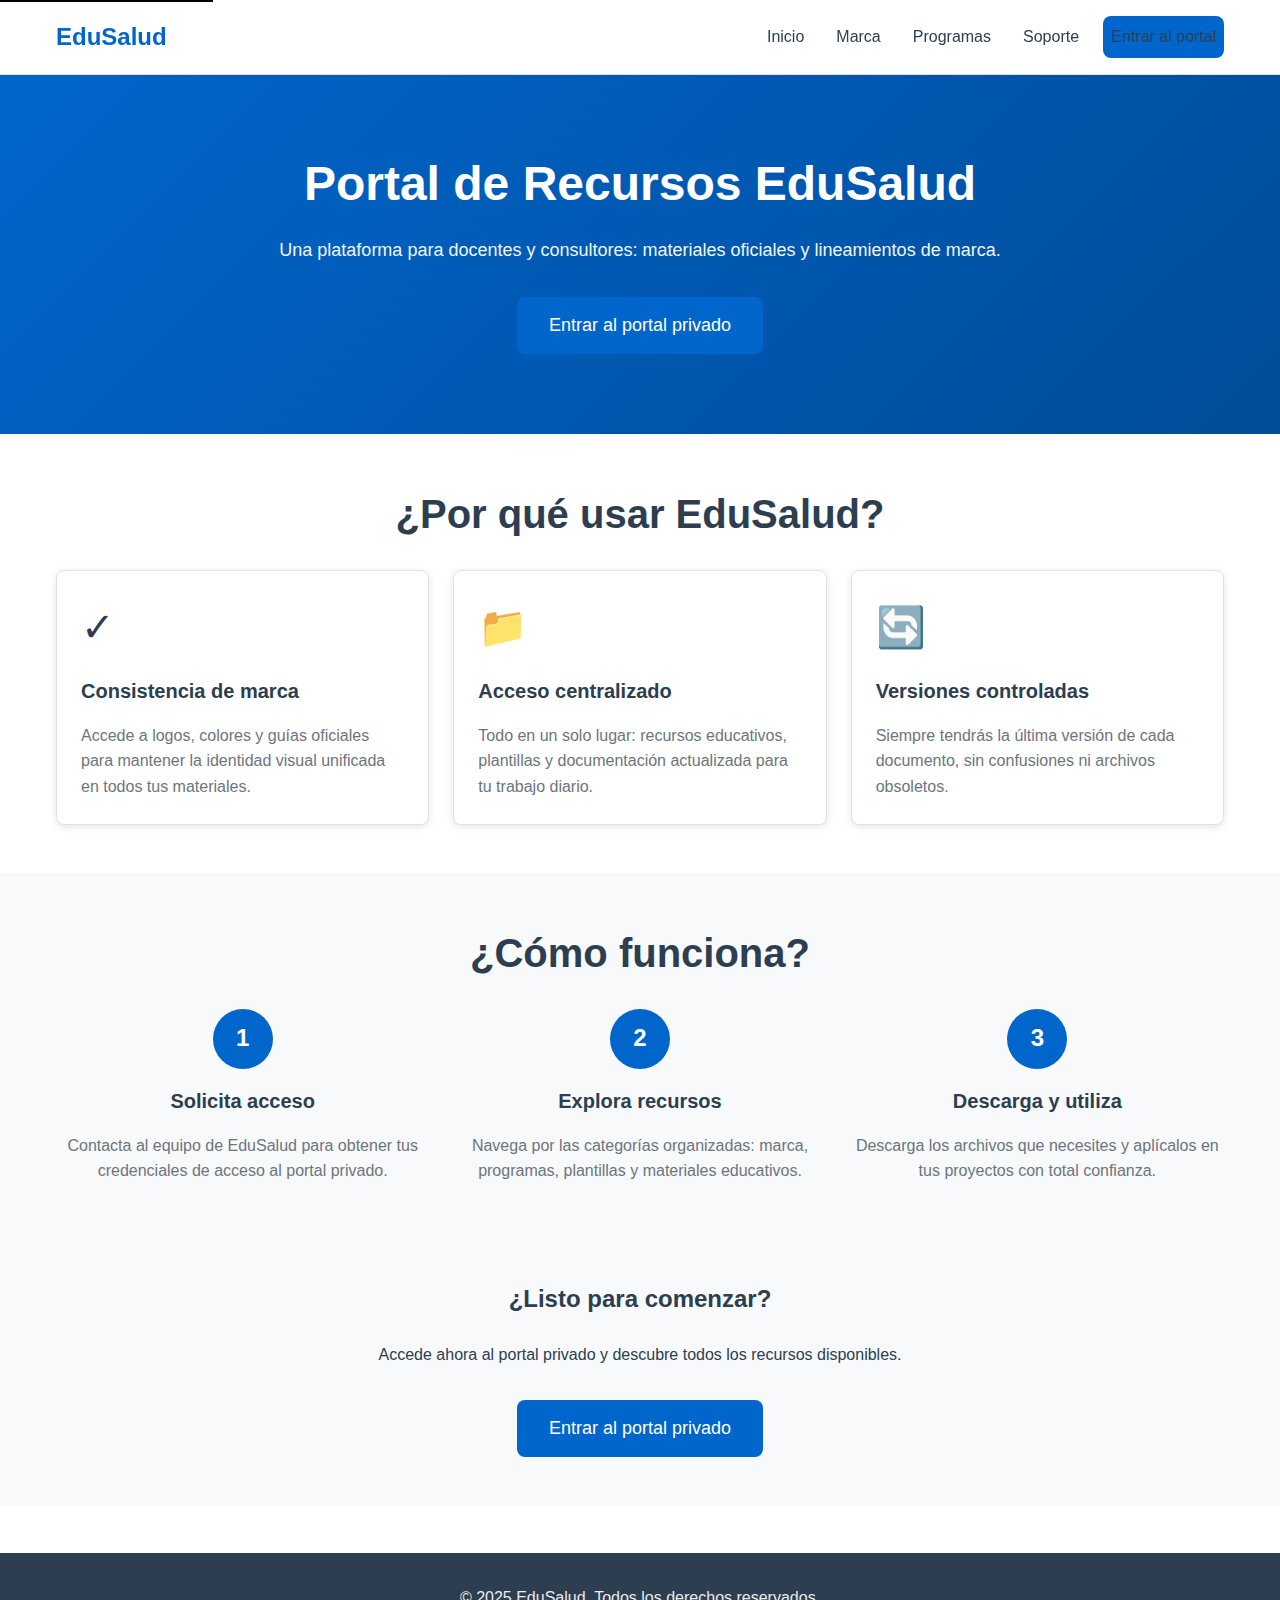
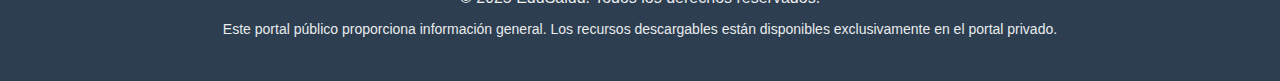
<file: index.html>
<!DOCTYPE html>
<html lang="es">
<head>
    <meta charset="UTF-8">
    <meta name="viewport" content="width=device-width, initial-scale=1.0">
    <meta name="description" content="Portal de Recursos EduSalud - Plataforma para docentes y consultores con materiales oficiales y lineamientos de marca.">
    
    <!-- Open Graph -->
    <meta property="og:title" content="Portal de Recursos EduSalud">
    <meta property="og:description" content="Una plataforma para docentes y consultores: materiales oficiales y lineamientos de marca.">
    <meta property="og:image" content="/public/assets/og-image.png">
    <meta property="og:type" content="website">
    
    <title>Portal de Recursos EduSalud</title>
    <link rel="icon" type="image/png" href="/public/assets/favicon.png">
    <link rel="stylesheet" href="/public/styles.css">
    
    <!-- Google Analytics 4 -->
    <script async src="https://www.googletagmanager.com/gtag/js?id=G-XXXXXXXXXX"></script>
    <script>
        window.dataLayer = window.dataLayer || [];
        function gtag(){dataLayer.push(arguments);}
        gtag('js', new Date());
        gtag('config', 'G-XXXXXXXXXX');
    </script>
</head>
<body>
    <!-- Navigation -->
    <nav class="nav">
        <div class="container">
            <div class="nav-wrapper">
                <a href="/" class="logo" aria-label="EduSalud Home">
                    <span class="logo-text">EduSalud</span>
                </a>
                <button class="menu-toggle" aria-label="Abrir menú de navegación" aria-expanded="false">
                    <span></span>
                    <span></span>
                    <span></span>
                </button>
                <ul class="nav-menu">
                    <li><a href="/">Inicio</a></li>
                    <li><a href="/marca.html">Marca</a></li>
                    <li><a href="/programas.html">Programas</a></li>
                    <li><a href="/soporte.html">Soporte</a></li>
                    <li><a href="https://recursos.sudominio.hn" class="btn btn-primary" id="nav-cta">Entrar al portal</a></li>
                </ul>
            </div>
        </div>
    </nav>

    <!-- Hero Section -->
    <section class="hero">
        <div class="container">
            <div class="hero-content">
                <h1 class="hero-title">Portal de Recursos EduSalud</h1>
                <p class="hero-subtitle">Una plataforma para docentes y consultores: materiales oficiales y lineamientos de marca.</p>
                <a href="https://recursos.sudominio.hn" class="btn btn-large btn-primary" id="hero-cta">Entrar al portal privado</a>
            </div>
        </div>
    </section>

    <!-- Benefits Section -->
    <section class="benefits py-5">
        <div class="container">
            <h2 class="section-title text-center mb-4">¿Por qué usar EduSalud?</h2>
            <div class="grid grid-3">
                <div class="card">
                    <div class="card-icon">✓</div>
                    <h3 class="card-title">Consistencia de marca</h3>
                    <p class="card-text">Accede a logos, colores y guías oficiales para mantener la identidad visual unificada en todos tus materiales.</p>
                </div>
                <div class="card">
                    <div class="card-icon">📁</div>
                    <h3 class="card-title">Acceso centralizado</h3>
                    <p class="card-text">Todo en un solo lugar: recursos educativos, plantillas y documentación actualizada para tu trabajo diario.</p>
                </div>
                <div class="card">
                    <div class="card-icon">🔄</div>
                    <h3 class="card-title">Versiones controladas</h3>
                    <p class="card-text">Siempre tendrás la última versión de cada documento, sin confusiones ni archivos obsoletos.</p>
                </div>
            </div>
        </div>
    </section>

    <!-- How It Works Section -->
    <section class="how-it-works py-5 bg-light">
        <div class="container">
            <h2 class="section-title text-center mb-4">¿Cómo funciona?</h2>
            <div class="grid grid-3">
                <div class="step">
                    <div class="step-number">1</div>
                    <h3 class="step-title">Solicita acceso</h3>
                    <p class="step-text">Contacta al equipo de EduSalud para obtener tus credenciales de acceso al portal privado.</p>
                </div>
                <div class="step">
                    <div class="step-number">2</div>
                    <h3 class="step-title">Explora recursos</h3>
                    <p class="step-text">Navega por las categorías organizadas: marca, programas, plantillas y materiales educativos.</p>
                </div>
                <div class="step">
                    <div class="step-number">3</div>
                    <h3 class="step-title">Descarga y utiliza</h3>
                    <p class="step-text">Descarga los archivos que necesites y aplícalos en tus proyectos con total confianza.</p>
                </div>
            </div>
        </div>
    </section>

    <!-- CTA Section -->
    <section class="cta-section py-5">
        <div class="container text-center">
            <h2 class="mb-3">¿Listo para comenzar?</h2>
            <p class="mb-4">Accede ahora al portal privado y descubre todos los recursos disponibles.</p>
            <a href="https://recursos.sudominio.hn" class="btn btn-large btn-primary" id="bottom-cta">Entrar al portal privado</a>
        </div>
    </section>

    <!-- Footer -->
    <footer class="footer">
        <div class="container">
            <div class="footer-content">
                <p>&copy; 2025 EduSalud. Todos los derechos reservados.</p>
                <p class="footer-note">Este portal público proporciona información general. Los recursos descargables están disponibles exclusivamente en el portal privado.</p>
            </div>
        </div>
    </footer>

    <script src="/public/script.js"></script>
</body>
</html>
</file>
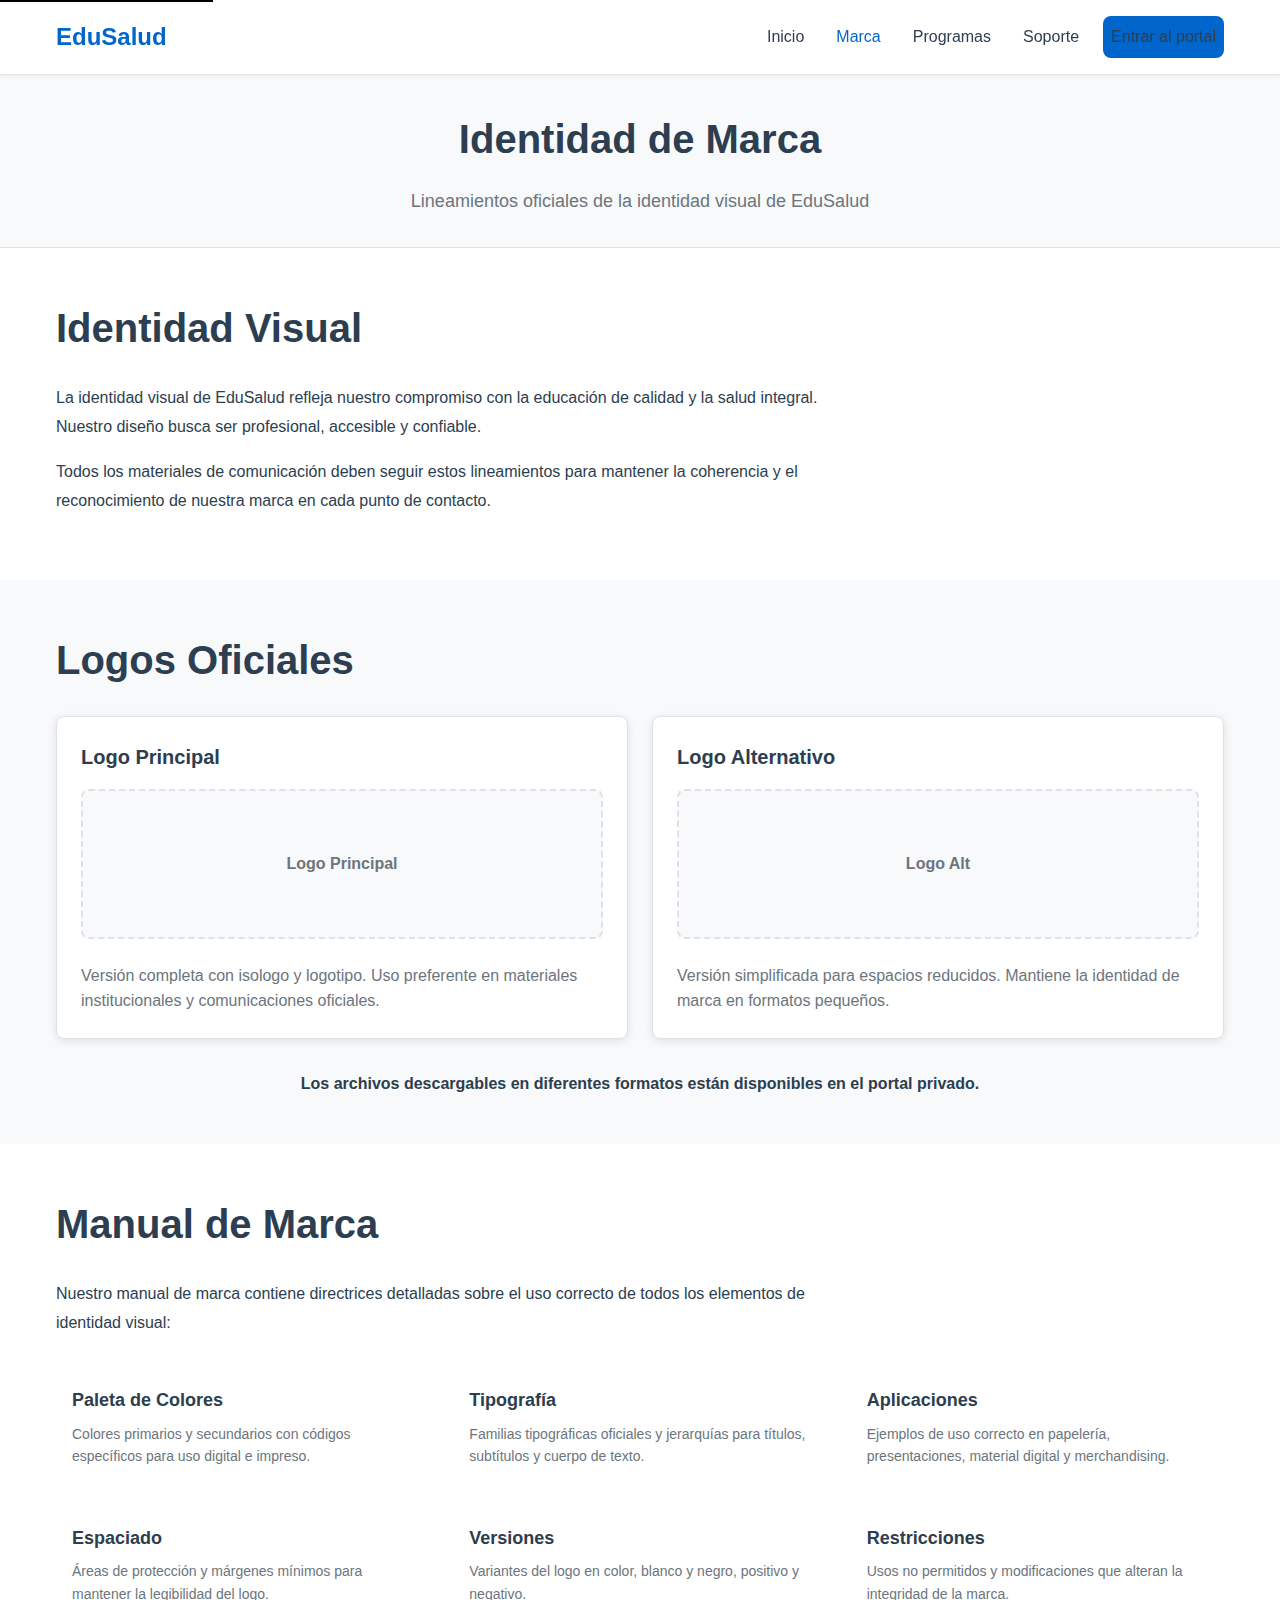
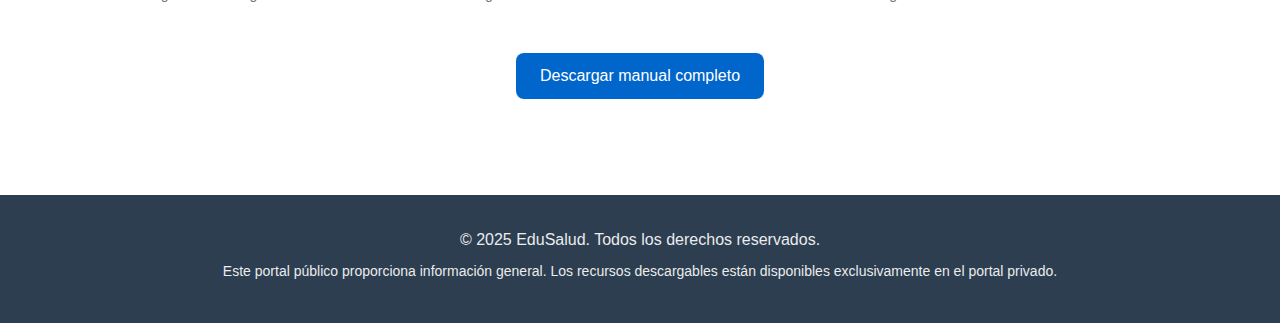
<file: marca.html>
<!DOCTYPE html>
<html lang="es">
<head>
    <meta charset="UTF-8">
    <meta name="viewport" content="width=device-width, initial-scale=1.0">
    <meta name="description" content="Identidad visual de EduSalud - Logos, colores y lineamientos de marca para uso oficial.">
    
    <!-- Open Graph -->
    <meta property="og:title" content="Marca - EduSalud">
    <meta property="og:description" content="Identidad visual de EduSalud - Logos, colores y lineamientos de marca para uso oficial.">
    <meta property="og:image" content="/public/assets/og-image.png">
    <meta property="og:type" content="website">
    
    <title>Marca - EduSalud</title>
    <link rel="icon" type="image/png" href="/public/assets/favicon.png">
    <link rel="stylesheet" href="/public/styles.css">
    
    <!-- Google Analytics 4 -->
    <script async src="https://www.googletagmanager.com/gtag/js?id=G-XXXXXXXXXX"></script>
    <script>
        window.dataLayer = window.dataLayer || [];
        function gtag(){dataLayer.push(arguments);}
        gtag('js', new Date());
        gtag('config', 'G-XXXXXXXXXX');
    </script>
</head>
<body>
    <!-- Navigation -->
    <nav class="nav">
        <div class="container">
            <div class="nav-wrapper">
                <a href="/" class="logo" aria-label="EduSalud Home">
                    <span class="logo-text">EduSalud</span>
                </a>
                <button class="menu-toggle" aria-label="Abrir menú de navegación" aria-expanded="false">
                    <span></span>
                    <span></span>
                    <span></span>
                </button>
                <ul class="nav-menu">
                    <li><a href="/">Inicio</a></li>
                    <li><a href="/marca.html" class="active">Marca</a></li>
                    <li><a href="/programas.html">Programas</a></li>
                    <li><a href="/soporte.html">Soporte</a></li>
                    <li><a href="https://recursos.sudominio.hn" class="btn btn-primary">Entrar al portal</a></li>
                </ul>
            </div>
        </div>
    </nav>

    <!-- Page Header -->
    <section class="page-header">
        <div class="container">
            <h1 class="page-title">Identidad de Marca</h1>
            <p class="page-subtitle">Lineamientos oficiales de la identidad visual de EduSalud</p>
        </div>
    </section>

    <!-- Identidad Visual -->
    <section class="content-section py-5">
        <div class="container">
            <h2 class="section-title mb-3">Identidad Visual</h2>
            <div class="content-text">
                <p>La identidad visual de EduSalud refleja nuestro compromiso con la educación de calidad y la salud integral. Nuestro diseño busca ser profesional, accesible y confiable.</p>
                <p>Todos los materiales de comunicación deben seguir estos lineamientos para mantener la coherencia y el reconocimiento de nuestra marca en cada punto de contacto.</p>
            </div>
        </div>
    </section>

    <!-- Logos -->
    <section class="content-section py-5 bg-light">
        <div class="container">
            <h2 class="section-title mb-3">Logos Oficiales</h2>
            <div class="grid grid-2">
                <div class="card">
                    <h3 class="card-title">Logo Principal</h3>
                    <div class="logo-placeholder mb-3">
                        <span>Logo Principal</span>
                    </div>
                    <p class="card-text">Versión completa con isologo y logotipo. Uso preferente en materiales institucionales y comunicaciones oficiales.</p>
                </div>
                <div class="card">
                    <h3 class="card-title">Logo Alternativo</h3>
                    <div class="logo-placeholder mb-3">
                        <span>Logo Alt</span>
                    </div>
                    <p class="card-text">Versión simplificada para espacios reducidos. Mantiene la identidad de marca en formatos pequeños.</p>
                </div>
            </div>
            <div class="mt-4">
                <p class="text-center"><strong>Los archivos descargables en diferentes formatos están disponibles en el portal privado.</strong></p>
            </div>
        </div>
    </section>

    <!-- Manual de Marca -->
    <section class="content-section py-5">
        <div class="container">
            <h2 class="section-title mb-3">Manual de Marca</h2>
            <div class="content-text mb-4">
                <p>Nuestro manual de marca contiene directrices detalladas sobre el uso correcto de todos los elementos de identidad visual:</p>
            </div>
            <div class="grid grid-3">
                <div class="feature-item">
                    <h4>Paleta de Colores</h4>
                    <p>Colores primarios y secundarios con códigos específicos para uso digital e impreso.</p>
                </div>
                <div class="feature-item">
                    <h4>Tipografía</h4>
                    <p>Familias tipográficas oficiales y jerarquías para títulos, subtítulos y cuerpo de texto.</p>
                </div>
                <div class="feature-item">
                    <h4>Aplicaciones</h4>
                    <p>Ejemplos de uso correcto en papelería, presentaciones, material digital y merchandising.</p>
                </div>
                <div class="feature-item">
                    <h4>Espaciado</h4>
                    <p>Áreas de protección y márgenes mínimos para mantener la legibilidad del logo.</p>
                </div>
                <div class="feature-item">
                    <h4>Versiones</h4>
                    <p>Variantes del logo en color, blanco y negro, positivo y negativo.</p>
                </div>
                <div class="feature-item">
                    <h4>Restricciones</h4>
                    <p>Usos no permitidos y modificaciones que alteran la integridad de la marca.</p>
                </div>
            </div>
            <div class="mt-4 text-center">
                <a href="https://recursos.sudominio.hn" class="btn btn-primary">Descargar manual completo</a>
            </div>
        </div>
    </section>

    <!-- Footer -->
    <footer class="footer">
        <div class="container">
            <div class="footer-content">
                <p>&copy; 2025 EduSalud. Todos los derechos reservados.</p>
                <p class="footer-note">Este portal público proporciona información general. Los recursos descargables están disponibles exclusivamente en el portal privado.</p>
            </div>
        </div>
    </footer>

    <script src="/public/script.js"></script>
</body>
</html>
</file>
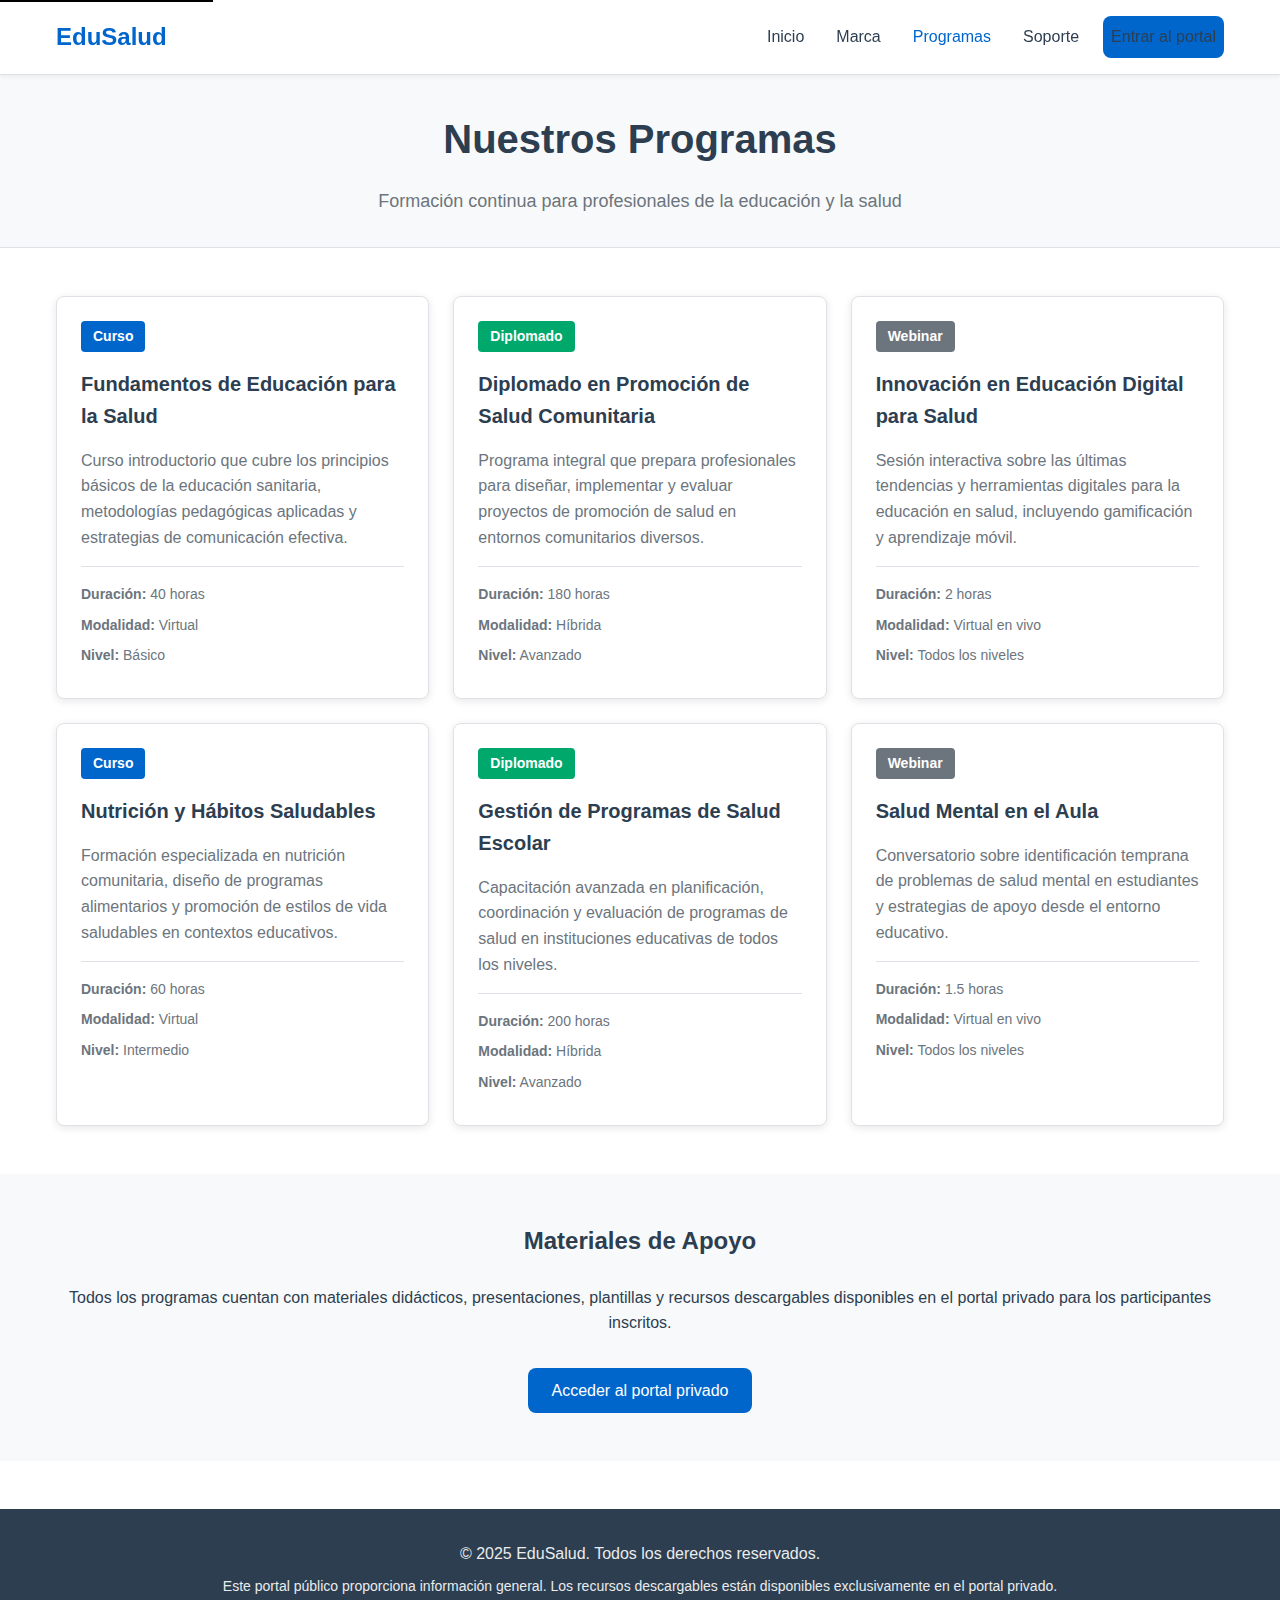
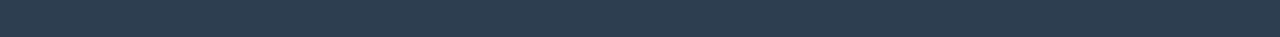
<file: programas.html>
<!DOCTYPE html>
<html lang="es">
<head>
    <meta charset="UTF-8">
    <meta name="viewport" content="width=device-width, initial-scale=1.0">
    <meta name="description" content="Programas educativos de EduSalud - Cursos, diplomados y webinars para profesionales de la educación y salud.">
    
    <!-- Open Graph -->
    <meta property="og:title" content="Programas - EduSalud">
    <meta property="og:description" content="Programas educativos de EduSalud - Cursos, diplomados y webinars para profesionales de la educación y salud.">
    <meta property="og:image" content="/public/assets/og-image.png">
    <meta property="og:type" content="website">
    
    <title>Programas - EduSalud</title>
    <link rel="icon" type="image/png" href="/public/assets/favicon.png">
    <link rel="stylesheet" href="/public/styles.css">
    
    <!-- Google Analytics 4 -->
    <script async src="https://www.googletagmanager.com/gtag/js?id=G-XXXXXXXXXX"></script>
    <script>
        window.dataLayer = window.dataLayer || [];
        function gtag(){dataLayer.push(arguments);}
        gtag('js', new Date());
        gtag('config', 'G-XXXXXXXXXX');
    </script>
</head>
<body>
    <!-- Navigation -->
    <nav class="nav">
        <div class="container">
            <div class="nav-wrapper">
                <a href="/" class="logo" aria-label="EduSalud Home">
                    <span class="logo-text">EduSalud</span>
                </a>
                <button class="menu-toggle" aria-label="Abrir menú de navegación" aria-expanded="false">
                    <span></span>
                    <span></span>
                    <span></span>
                </button>
                <ul class="nav-menu">
                    <li><a href="/">Inicio</a></li>
                    <li><a href="/marca.html">Marca</a></li>
                    <li><a href="/programas.html" class="active">Programas</a></li>
                    <li><a href="/soporte.html">Soporte</a></li>
                    <li><a href="https://recursos.sudominio.hn" class="btn btn-primary">Entrar al portal</a></li>
                </ul>
            </div>
        </div>
    </nav>

    <!-- Page Header -->
    <section class="page-header">
        <div class="container">
            <h1 class="page-title">Nuestros Programas</h1>
            <p class="page-subtitle">Formación continua para profesionales de la educación y la salud</p>
        </div>
    </section>

    <!-- Programs Grid -->
    <section class="programs-section py-5">
        <div class="container">
            <div class="grid grid-3">
                <!-- Curso 1 -->
                <article class="card program-card">
                    <div class="program-badge">Curso</div>
                    <h3 class="card-title">Fundamentos de Educación para la Salud</h3>
                    <p class="card-text">Curso introductorio que cubre los principios básicos de la educación sanitaria, metodologías pedagógicas aplicadas y estrategias de comunicación efectiva.</p>
                    <ul class="program-details">
                        <li><strong>Duración:</strong> 40 horas</li>
                        <li><strong>Modalidad:</strong> Virtual</li>
                        <li><strong>Nivel:</strong> Básico</li>
                    </ul>
                </article>

                <!-- Diplomado 1 -->
                <article class="card program-card">
                    <div class="program-badge badge-diplomado">Diplomado</div>
                    <h3 class="card-title">Diplomado en Promoción de Salud Comunitaria</h3>
                    <p class="card-text">Programa integral que prepara profesionales para diseñar, implementar y evaluar proyectos de promoción de salud en entornos comunitarios diversos.</p>
                    <ul class="program-details">
                        <li><strong>Duración:</strong> 180 horas</li>
                        <li><strong>Modalidad:</strong> Híbrida</li>
                        <li><strong>Nivel:</strong> Avanzado</li>
                    </ul>
                </article>

                <!-- Webinar 1 -->
                <article class="card program-card">
                    <div class="program-badge badge-webinar">Webinar</div>
                    <h3 class="card-title">Innovación en Educación Digital para Salud</h3>
                    <p class="card-text">Sesión interactiva sobre las últimas tendencias y herramientas digitales para la educación en salud, incluyendo gamificación y aprendizaje móvil.</p>
                    <ul class="program-details">
                        <li><strong>Duración:</strong> 2 horas</li>
                        <li><strong>Modalidad:</strong> Virtual en vivo</li>
                        <li><strong>Nivel:</strong> Todos los niveles</li>
                    </ul>
                </article>

                <!-- Curso 2 -->
                <article class="card program-card">
                    <div class="program-badge">Curso</div>
                    <h3 class="card-title">Nutrición y Hábitos Saludables</h3>
                    <p class="card-text">Formación especializada en nutrición comunitaria, diseño de programas alimentarios y promoción de estilos de vida saludables en contextos educativos.</p>
                    <ul class="program-details">
                        <li><strong>Duración:</strong> 60 horas</li>
                        <li><strong>Modalidad:</strong> Virtual</li>
                        <li><strong>Nivel:</strong> Intermedio</li>
                    </ul>
                </article>

                <!-- Diplomado 2 -->
                <article class="card program-card">
                    <div class="program-badge badge-diplomado">Diplomado</div>
                    <h3 class="card-title">Gestión de Programas de Salud Escolar</h3>
                    <p class="card-text">Capacitación avanzada en planificación, coordinación y evaluación de programas de salud en instituciones educativas de todos los niveles.</p>
                    <ul class="program-details">
                        <li><strong>Duración:</strong> 200 horas</li>
                        <li><strong>Modalidad:</strong> Híbrida</li>
                        <li><strong>Nivel:</strong> Avanzado</li>
                    </ul>
                </article>

                <!-- Webinar 2 -->
                <article class="card program-card">
                    <div class="program-badge badge-webinar">Webinar</div>
                    <h3 class="card-title">Salud Mental en el Aula</h3>
                    <p class="card-text">Conversatorio sobre identificación temprana de problemas de salud mental en estudiantes y estrategias de apoyo desde el entorno educativo.</p>
                    <ul class="program-details">
                        <li><strong>Duración:</strong> 1.5 horas</li>
                        <li><strong>Modalidad:</strong> Virtual en vivo</li>
                        <li><strong>Nivel:</strong> Todos los niveles</li>
                    </ul>
                </article>
            </div>
        </div>
    </section>

    <!-- Info Section -->
    <section class="info-section py-5 bg-light">
        <div class="container text-center">
            <h2 class="mb-3">Materiales de Apoyo</h2>
            <p class="mb-4">Todos los programas cuentan con materiales didácticos, presentaciones, plantillas y recursos descargables disponibles en el portal privado para los participantes inscritos.</p>
            <a href="https://recursos.sudominio.hn" class="btn btn-primary">Acceder al portal privado</a>
        </div>
    </section>

    <!-- Footer -->
    <footer class="footer">
        <div class="container">
            <div class="footer-content">
                <p>&copy; 2025 EduSalud. Todos los derechos reservados.</p>
                <p class="footer-note">Este portal público proporciona información general. Los recursos descargables están disponibles exclusivamente en el portal privado.</p>
            </div>
        </div>
    </footer>

    <script src="/public/script.js"></script>
</body>
</html>
</file>
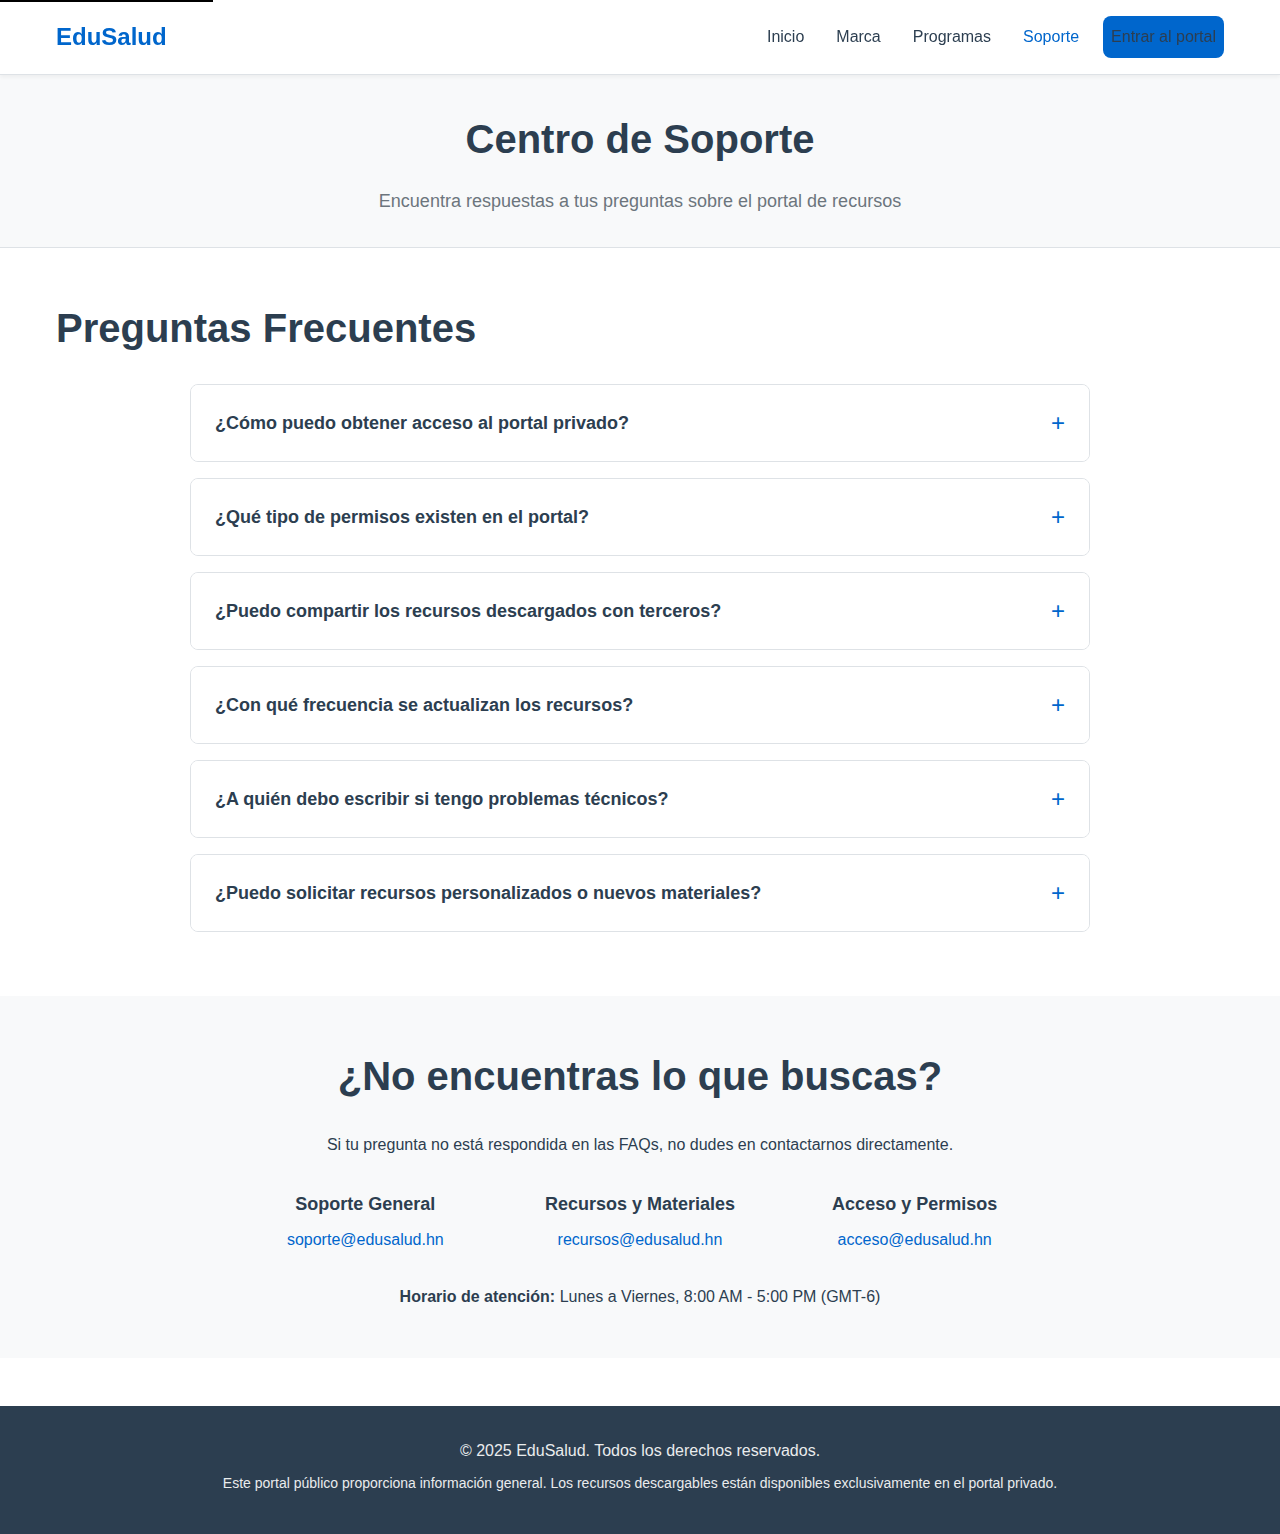
<file: soporte.html>
<!DOCTYPE html>
<html lang="es">
<head>
    <meta charset="UTF-8">
    <meta name="viewport" content="width=device-width, initial-scale=1.0">
    <meta name="description" content="Soporte y preguntas frecuentes de EduSalud - Ayuda sobre acceso, permisos y recursos del portal.">
    
    <!-- Open Graph -->
    <meta property="og:title" content="Soporte - EduSalud">
    <meta property="og:description" content="Soporte y preguntas frecuentes de EduSalud - Ayuda sobre acceso, permisos y recursos del portal.">
    <meta property="og:image" content="/public/assets/og-image.png">
    <meta property="og:type" content="website">
    
    <title>Soporte - EduSalud</title>
    <link rel="icon" type="image/png" href="/public/assets/favicon.png">
    <link rel="stylesheet" href="/public/styles.css">
    
    <!-- Google Analytics 4 -->
    <script async src="https://www.googletagmanager.com/gtag/js?id=G-XXXXXXXXXX"></script>
    <script>
        window.dataLayer = window.dataLayer || [];
        function gtag(){dataLayer.push(arguments);}
        gtag('js', new Date());
        gtag('config', 'G-XXXXXXXXXX');
    </script>
</head>
<body>
    <!-- Navigation -->
    <nav class="nav">
        <div class="container">
            <div class="nav-wrapper">
                <a href="/" class="logo" aria-label="EduSalud Home">
                    <span class="logo-text">EduSalud</span>
                </a>
                <button class="menu-toggle" aria-label="Abrir menú de navegación" aria-expanded="false">
                    <span></span>
                    <span></span>
                    <span></span>
                </button>
                <ul class="nav-menu">
                    <li><a href="/">Inicio</a></li>
                    <li><a href="/marca.html">Marca</a></li>
                    <li><a href="/programas.html">Programas</a></li>
                    <li><a href="/soporte.html" class="active">Soporte</a></li>
                    <li><a href="https://recursos.sudominio.hn" class="btn btn-primary">Entrar al portal</a></li>
                </ul>
            </div>
        </div>
    </nav>

    <!-- Page Header -->
    <section class="page-header">
        <div class="container">
            <h1 class="page-title">Centro de Soporte</h1>
            <p class="page-subtitle">Encuentra respuestas a tus preguntas sobre el portal de recursos</p>
        </div>
    </section>

    <!-- FAQs Section -->
    <section class="faqs-section py-5">
        <div class="container">
            <h2 class="section-title mb-4">Preguntas Frecuentes</h2>
            <div class="faqs-list">
                <!-- FAQ 1 -->
                <div class="faq-item">
                    <button class="faq-question" aria-expanded="false">
                        <span>¿Cómo puedo obtener acceso al portal privado?</span>
                        <span class="faq-icon" aria-hidden="true">+</span>
                    </button>
                    <div class="faq-answer">
                        <p>Para obtener acceso al portal privado de recursos, debes ser docente, consultor o colaborador oficial de EduSalud. Contacta al departamento de Recursos Humanos o envía un correo a <a href="mailto:soporte@edusalud.hn">soporte@edusalud.hn</a> con tu nombre completo, cargo y área de trabajo. El equipo revisará tu solicitud y te proporcionará las credenciales de acceso en un plazo de 2-3 días hábiles.</p>
                    </div>
                </div>

                <!-- FAQ 2 -->
                <div class="faq-item">
                    <button class="faq-question" aria-expanded="false">
                        <span>¿Qué tipo de permisos existen en el portal?</span>
                        <span class="faq-icon" aria-hidden="true">+</span>
                    </button>
                    <div class="faq-answer">
                        <p>El portal cuenta con tres niveles de permisos:</p>
                        <ul>
                            <li><strong>Básico:</strong> Visualización y descarga de recursos públicos (logos, plantillas generales)</li>
                            <li><strong>Avanzado:</strong> Acceso a materiales de programas específicos, presentaciones y documentación técnica</li>
                            <li><strong>Administrador:</strong> Gestión completa de recursos, subida de archivos y control de usuarios</li>
                        </ul>
                        <p>Tu nivel de acceso depende de tu rol dentro de la organización.</p>
                    </div>
                </div>

                <!-- FAQ 3 -->
                <div class="faq-item">
                    <button class="faq-question" aria-expanded="false">
                        <span>¿Puedo compartir los recursos descargados con terceros?</span>
                        <span class="faq-icon" aria-hidden="true">+</span>
                    </button>
                    <div class="faq-answer">
                        <p>Los recursos disponibles en el portal son para uso interno de EduSalud y sus colaboradores autorizados. Puedes utilizarlos en tus actividades profesionales relacionadas con la organización, pero no está permitido compartirlos con personas o entidades externas sin autorización previa. Para solicitar permisos especiales de uso o distribución, contacta al equipo de comunicaciones.</p>
                    </div>
                </div>

                <!-- FAQ 4 -->
                <div class="faq-item">
                    <button class="faq-question" aria-expanded="false">
                        <span>¿Con qué frecuencia se actualizan los recursos?</span>
                        <span class="faq-icon" aria-hidden="true">+</span>
                    </button>
                    <div class="faq-answer">
                        <p>Los recursos se actualizan de manera continua según las necesidades de la organización. Los materiales de marca se revisan anualmente o cuando hay cambios en la identidad visual. Los contenidos de programas educativos se actualizan al inicio de cada ciclo académico. Recibirás notificaciones por correo cuando se agreguen recursos importantes o se actualicen archivos que hayas descargado previamente.</p>
                    </div>
                </div>

                <!-- FAQ 5 -->
                <div class="faq-item">
                    <button class="faq-question" aria-expanded="false">
                        <span>¿A quién debo escribir si tengo problemas técnicos?</span>
                        <span class="faq-icon" aria-hidden="true">+</span>
                    </button>
                    <div class="faq-answer">
                        <p>Para problemas técnicos relacionados con el portal (acceso, descargas, errores), contacta al equipo de soporte técnico a través de:</p>
                        <ul>
                            <li>Correo: <a href="mailto:soporte@edusalud.hn">soporte@edusalud.hn</a></li>
                            <li>Horario de atención: Lunes a Viernes, 8:00 AM - 5:00 PM</li>
                        </ul>
                        <p>Incluye en tu mensaje una descripción detallada del problema, capturas de pantalla si es posible, y el navegador que estás utilizando.</p>
                    </div>
                </div>

                <!-- FAQ 6 -->
                <div class="faq-item">
                    <button class="faq-question" aria-expanded="false">
                        <span>¿Puedo solicitar recursos personalizados o nuevos materiales?</span>
                        <span class="faq-icon" aria-hidden="true">+</span>
                    </button>
                    <div class="faq-answer">
                        <p>Sí, aceptamos solicitudes de recursos personalizados. Si necesitas materiales específicos para un proyecto, presentación o actividad educativa, envía tu solicitud a <a href="mailto:recursos@edusalud.hn">recursos@edusalud.hn</a> con al menos 10 días de anticipación. Especifica el tipo de material, formato requerido, fecha de necesidad y contexto de uso. El equipo de diseño evaluará la viabilidad y te contactará para coordinar la entrega.</p>
                    </div>
                </div>
            </div>
        </div>
    </section>

    <!-- Contact Section -->
    <section class="contact-section py-5 bg-light">
        <div class="container">
            <div class="contact-wrapper">
                <h2 class="section-title mb-3">¿No encuentras lo que buscas?</h2>
                <p class="mb-4">Si tu pregunta no está respondida en las FAQs, no dudes en contactarnos directamente.</p>
                <div class="contact-info">
                    <div class="contact-item">
                        <h3>Soporte General</h3>
                        <p><a href="mailto:soporte@edusalud.hn">soporte@edusalud.hn</a></p>
                    </div>
                    <div class="contact-item">
                        <h3>Recursos y Materiales</h3>
                        <p><a href="mailto:recursos@edusalud.hn">recursos@edusalud.hn</a></p>
                    </div>
                    <div class="contact-item">
                        <h3>Acceso y Permisos</h3>
                        <p><a href="mailto:acceso@edusalud.hn">acceso@edusalud.hn</a></p>
                    </div>
                </div>
                <div class="mt-4 text-center">
                    <p><strong>Horario de atención:</strong> Lunes a Viernes, 8:00 AM - 5:00 PM (GMT-6)</p>
                </div>
            </div>
        </div>
    </section>

    <!-- Footer -->
    <footer class="footer">
        <div class="container">
            <div class="footer-content">
                <p>&copy; 2025 EduSalud. Todos los derechos reservados.</p>
                <p class="footer-note">Este portal público proporciona información general. Los recursos descargables están disponibles exclusivamente en el portal privado.</p>
            </div>
        </div>
    </footer>

    <script src="/public/script.js"></script>
</body>
</html>
</file>
<file: public/styles.css>
/* ===================================
   Variables y Reset
   =================================== */
:root {
    /* Colores principales */
    --color-primary: #0066cc;
    --color-primary-dark: #004c99;
    --color-primary-light: #3385d6;
    --color-secondary: #00a86b;
    --color-text: #2c3e50;
    --color-text-light: #6c757d;
    --color-bg: #ffffff;
    --color-bg-light: #f8f9fa;
    --color-border: #dee2e6;
    
    /* Espaciado */
    --spacing-1: 0.5rem;
    --spacing-2: 1rem;
    --spacing-3: 1.5rem;
    --spacing-4: 2rem;
    --spacing-5: 3rem;
    
    /* Tipografía */
    --font-family: -apple-system, BlinkMacSystemFont, 'Segoe UI', Roboto, Oxygen, Ubuntu, Cantarell, sans-serif;
    --font-size-base: 16px;
    --font-size-small: 0.875rem;
    --font-size-large: 1.125rem;
    --line-height-base: 1.6;
    
    /* Otros */
    --border-radius: 8px;
    --transition: 0.3s ease;
    --shadow: 0 2px 8px rgba(0, 0, 0, 0.1);
    --shadow-hover: 0 4px 16px rgba(0, 0, 0, 0.15);
}

* {
    margin: 0;
    padding: 0;
    box-sizing: border-box;
}

html {
    font-size: var(--font-size-base);
}

body {
    font-family: var(--font-family);
    line-height: var(--line-height-base);
    color: var(--color-text);
    background-color: var(--color-bg);
    -webkit-font-smoothing: antialiased;
    -moz-osx-font-smoothing: grayscale;
}

img {
    max-width: 100%;
    height: auto;
    display: block;
}

a {
    color: var(--color-primary);
    text-decoration: none;
    transition: color var(--transition);
}

a:hover {
    color: var(--color-primary-dark);
}

a:focus {
    outline: 2px solid var(--color-primary);
    outline-offset: 2px;
}

/* ===================================
   Container y Layout
   =================================== */
.container {
    width: 100%;
    max-width: 1200px;
    margin: 0 auto;
    padding: 0 var(--spacing-2);
}

/* ===================================
   Utilidades de Spacing
   =================================== */
.mt-1 { margin-top: var(--spacing-1); }
.mt-2 { margin-top: var(--spacing-2); }
.mt-3 { margin-top: var(--spacing-3); }
.mt-4 { margin-top: var(--spacing-4); }
.mt-5 { margin-top: var(--spacing-5); }

.mb-1 { margin-bottom: var(--spacing-1); }
.mb-2 { margin-bottom: var(--spacing-2); }
.mb-3 { margin-bottom: var(--spacing-3); }
.mb-4 { margin-bottom: var(--spacing-4); }
.mb-5 { margin-bottom: var(--spacing-5); }

.py-1 { padding-top: var(--spacing-1); padding-bottom: var(--spacing-1); }
.py-2 { padding-top: var(--spacing-2); padding-bottom: var(--spacing-2); }
.py-3 { padding-top: var(--spacing-3); padding-bottom: var(--spacing-3); }
.py-4 { padding-top: var(--spacing-4); padding-bottom: var(--spacing-4); }
.py-5 { padding-top: var(--spacing-5); padding-bottom: var(--spacing-5); }

.px-1 { padding-left: var(--spacing-1); padding-right: var(--spacing-1); }
.px-2 { padding-left: var(--spacing-2); padding-right: var(--spacing-2); }
.px-3 { padding-left: var(--spacing-3); padding-right: var(--spacing-3); }

/* ===================================
   Utilidades de Texto
   =================================== */
.text-center { text-align: center; }
.text-left { text-align: left; }
.text-right { text-align: right; }

/* ===================================
   Grid System
   =================================== */
.grid {
    display: grid;
    gap: var(--spacing-3);
}

.grid-2 {
    grid-template-columns: 1fr;
}

.grid-3 {
    grid-template-columns: 1fr;
}

@media (min-width: 768px) {
    .grid-2 {
        grid-template-columns: repeat(2, 1fr);
    }
    
    .grid-3 {
        grid-template-columns: repeat(2, 1fr);
    }
}

@media (min-width: 1024px) {
    .grid-3 {
        grid-template-columns: repeat(3, 1fr);
    }
}

/* ===================================
   Backgrounds
   =================================== */
.bg-light {
    background-color: var(--color-bg-light);
}

/* ===================================
   Navigation
   =================================== */
.nav {
    background-color: var(--color-bg);
    border-bottom: 1px solid var(--color-border);
    padding: var(--spacing-2) 0;
    position: sticky;
    top: 0;
    z-index: 100;
    box-shadow: 0 2px 4px rgba(0, 0, 0, 0.05);
}

.nav-wrapper {
    display: flex;
    align-items: center;
    justify-content: space-between;
}

.logo {
    font-size: 1.5rem;
    font-weight: 700;
    color: var(--color-primary);
}

.logo:hover {
    color: var(--color-primary-dark);
}

.logo:focus {
    outline: 2px solid var(--color-primary);
    outline-offset: 4px;
}

.menu-toggle {
    display: flex;
    flex-direction: column;
    gap: 4px;
    background: none;
    border: none;
    cursor: pointer;
    padding: var(--spacing-1);
    z-index: 101;
}

.menu-toggle span {
    display: block;
    width: 24px;
    height: 3px;
    background-color: var(--color-text);
    border-radius: 2px;
    transition: all var(--transition);
}

.menu-toggle:focus {
    outline: 2px solid var(--color-primary);
    outline-offset: 2px;
}

.menu-toggle.active span:nth-child(1) {
    transform: rotate(45deg) translate(5px, 5px);
}

.menu-toggle.active span:nth-child(2) {
    opacity: 0;
}

.menu-toggle.active span:nth-child(3) {
    transform: rotate(-45deg) translate(7px, -6px);
}

.nav-menu {
    display: none;
    list-style: none;
    flex-direction: column;
    position: absolute;
    top: 100%;
    left: 0;
    right: 0;
    background-color: var(--color-bg);
    border-bottom: 1px solid var(--color-border);
    padding: var(--spacing-2);
    box-shadow: 0 4px 8px rgba(0, 0, 0, 0.1);
}

.nav-menu.active {
    display: flex;
}

.nav-menu li {
    margin: var(--spacing-1) 0;
}

.nav-menu a {
    display: block;
    padding: var(--spacing-1);
    color: var(--color-text);
}

.nav-menu a:hover,
.nav-menu a.active {
    color: var(--color-primary);
}

@media (min-width: 768px) {
    .menu-toggle {
        display: none;
    }
    
    .nav-menu {
        display: flex;
        flex-direction: row;
        position: static;
        border: none;
        box-shadow: none;
        padding: 0;
        gap: var(--spacing-2);
        align-items: center;
    }
    
    .nav-menu li {
        margin: 0;
    }
}

/* ===================================
   Buttons
   =================================== */
.btn {
    display: inline-block;
    padding: 0.625rem 1.5rem;
    font-size: var(--font-size-base);
    font-weight: 500;
    text-align: center;
    border: none;
    border-radius: var(--border-radius);
    cursor: pointer;
    transition: all var(--transition);
    text-decoration: none;
}

.btn:focus {
    outline: 2px solid var(--color-primary);
    outline-offset: 2px;
}

.btn-primary {
    background-color: var(--color-primary);
    color: white;
}

.btn-primary:hover {
    background-color: var(--color-primary-dark);
    color: white;
    transform: translateY(-2px);
    box-shadow: var(--shadow-hover);
}

.btn-large {
    padding: 0.875rem 2rem;
    font-size: var(--font-size-large);
}

/* ===================================
   Hero Section
   =================================== */
.hero {
    background: linear-gradient(135deg, var(--color-primary) 0%, var(--color-primary-dark) 100%);
    color: white;
    padding: var(--spacing-5) 0;
    text-align: center;
}

.hero-content {
    max-width: 800px;
    margin: 0 auto;
}

.hero-title {
    font-size: 2rem;
    font-weight: 700;
    margin-bottom: var(--spacing-3);
    line-height: 1.2;
}

.hero-subtitle {
    font-size: var(--font-size-large);
    margin-bottom: var(--spacing-4);
    opacity: 0.95;
}

@media (min-width: 768px) {
    .hero {
        padding: 5rem 0;
    }
    
    .hero-title {
        font-size: 3rem;
    }
}

/* ===================================
   Cards
   =================================== */
.card {
    background-color: var(--color-bg);
    border: 1px solid var(--color-border);
    border-radius: var(--border-radius);
    padding: var(--spacing-3);
    box-shadow: var(--shadow);
    transition: all var(--transition);
    height: 100%;
}

.card:hover {
    box-shadow: var(--shadow-hover);
    transform: translateY(-4px);
}

.card-icon {
    font-size: 2.5rem;
    margin-bottom: var(--spacing-2);
}

.card-title {
    font-size: 1.25rem;
    font-weight: 600;
    margin-bottom: var(--spacing-2);
    color: var(--color-text);
}

.card-text {
    color: var(--color-text-light);
    line-height: 1.6;
}

/* ===================================
   Sections
   =================================== */
.section-title {
    font-size: 2rem;
    font-weight: 700;
    color: var(--color-text);
    margin-bottom: var(--spacing-3);
}

@media (min-width: 768px) {
    .section-title {
        font-size: 2.5rem;
    }
}

/* ===================================
   Steps (How It Works)
   =================================== */
.step {
    text-align: center;
}

.step-number {
    display: inline-flex;
    align-items: center;
    justify-content: center;
    width: 60px;
    height: 60px;
    background-color: var(--color-primary);
    color: white;
    font-size: 1.5rem;
    font-weight: 700;
    border-radius: 50%;
    margin-bottom: var(--spacing-2);
}

.step-title {
    font-size: 1.25rem;
    font-weight: 600;
    margin-bottom: var(--spacing-2);
}

.step-text {
    color: var(--color-text-light);
}

/* ===================================
   Page Header
   =================================== */
.page-header {
    background-color: var(--color-bg-light);
    padding: var(--spacing-4) 0;
    text-align: center;
    border-bottom: 1px solid var(--color-border);
}

.page-title {
    font-size: 2rem;
    font-weight: 700;
    margin-bottom: var(--spacing-2);
}

.page-subtitle {
    font-size: var(--font-size-large);
    color: var(--color-text-light);
}

@media (min-width: 768px) {
    .page-title {
        font-size: 2.5rem;
    }
}

/* ===================================
   Content Sections
   =================================== */
.content-section {
    min-height: auto;
}

.content-text {
    max-width: 800px;
    line-height: 1.8;
}

.content-text p {
    margin-bottom: var(--spacing-2);
}

/* ===================================
   Logo Placeholder
   =================================== */
.logo-placeholder {
    background-color: var(--color-bg-light);
    border: 2px dashed var(--color-border);
    border-radius: var(--border-radius);
    height: 150px;
    display: flex;
    align-items: center;
    justify-content: center;
    color: var(--color-text-light);
    font-weight: 600;
}

/* ===================================
   Feature Items
   =================================== */
.feature-item {
    padding: var(--spacing-2);
}

.feature-item h4 {
    font-size: 1.125rem;
    font-weight: 600;
    margin-bottom: var(--spacing-1);
    color: var(--color-text);
}

.feature-item p {
    color: var(--color-text-light);
    font-size: var(--font-size-small);
}

/* ===================================
   Programs
   =================================== */
.program-card {
    position: relative;
}

.program-badge {
    display: inline-block;
    padding: 0.25rem 0.75rem;
    background-color: var(--color-primary);
    color: white;
    font-size: var(--font-size-small);
    font-weight: 600;
    border-radius: 4px;
    margin-bottom: var(--spacing-2);
}

.badge-diplomado {
    background-color: var(--color-secondary);
}

.badge-webinar {
    background-color: #6c757d;
}

.program-details {
    list-style: none;
    margin-top: var(--spacing-2);
    padding-top: var(--spacing-2);
    border-top: 1px solid var(--color-border);
}

.program-details li {
    margin-bottom: var(--spacing-1);
    color: var(--color-text-light);
    font-size: var(--font-size-small);
}

/* ===================================
   FAQs
   =================================== */
.faqs-list {
    max-width: 900px;
    margin: 0 auto;
}

.faq-item {
    margin-bottom: var(--spacing-2);
    border: 1px solid var(--color-border);
    border-radius: var(--border-radius);
    overflow: hidden;
}

.faq-question {
    width: 100%;
    display: flex;
    justify-content: space-between;
    align-items: center;
    padding: var(--spacing-3);
    background-color: var(--color-bg);
    border: none;
    text-align: left;
    font-size: var(--font-size-large);
    font-weight: 600;
    color: var(--color-text);
    cursor: pointer;
    transition: background-color var(--transition);
}

.faq-question:hover {
    background-color: var(--color-bg-light);
}

.faq-question:focus {
    outline: 2px solid var(--color-primary);
    outline-offset: -2px;
}

.faq-icon {
    font-size: 1.5rem;
    font-weight: 300;
    color: var(--color-primary);
    transition: transform var(--transition);
}

.faq-question[aria-expanded="true"] .faq-icon {
    transform: rotate(45deg);
}

.faq-answer {
    max-height: 0;
    overflow: hidden;
    transition: max-height 0.4s ease-out;
}

.faq-answer p,
.faq-answer ul {
    padding: 0 var(--spacing-3) var(--spacing-3);
    color: var(--color-text-light);
}

.faq-answer ul {
    list-style-position: inside;
    margin-top: var(--spacing-1);
}

.faq-answer li {
    margin-bottom: var(--spacing-1);
}

/* ===================================
   Contact
   =================================== */
.contact-wrapper {
    max-width: 800px;
    margin: 0 auto;
    text-align: center;
}

.contact-info {
    display: grid;
    grid-template-columns: 1fr;
    gap: var(--spacing-3);
    margin-top: var(--spacing-4);
}

@media (min-width: 768px) {
    .contact-info {
        grid-template-columns: repeat(3, 1fr);
    }
}

.contact-item h3 {
    font-size: 1.125rem;
    font-weight: 600;
    margin-bottom: var(--spacing-1);
}

.contact-item a {
    font-weight: 500;
}

/* ===================================
   CTA Section
   =================================== */
.cta-section {
    background-color: var(--color-bg-light);
}

.info-section {
    background-color: var(--color-bg-light);
}

/* ===================================
   Footer
   =================================== */
.footer {
    background-color: var(--color-text);
    color: white;
    padding: var(--spacing-4) 0;
    margin-top: var(--spacing-5);
}

.footer-content {
    text-align: center;
}

.footer-content p {
    margin-bottom: var(--spacing-1);
    opacity: 0.9;
}

.footer-note {
    font-size: var(--font-size-small);
    opacity: 0.7;
}

/* ===================================
   Accesibilidad - Focus Visible
   =================================== */
*:focus-visible {
    outline: 2px solid var(--color-primary);
    outline-offset: 2px;
}

/* ===================================
   Responsive Adjustments
   =================================== */
@media (min-width: 360px) and (max-width: 767px) {
    .container {
        padding: 0 var(--spacing-2);
    }
    
    .hero-title {
        font-size: 1.75rem;
    }
    
    .section-title {
        font-size: 1.5rem;
    }
}

@media (min-width: 1440px) {
    .container {
        max-width: 1320px;
    }
}
</file>
